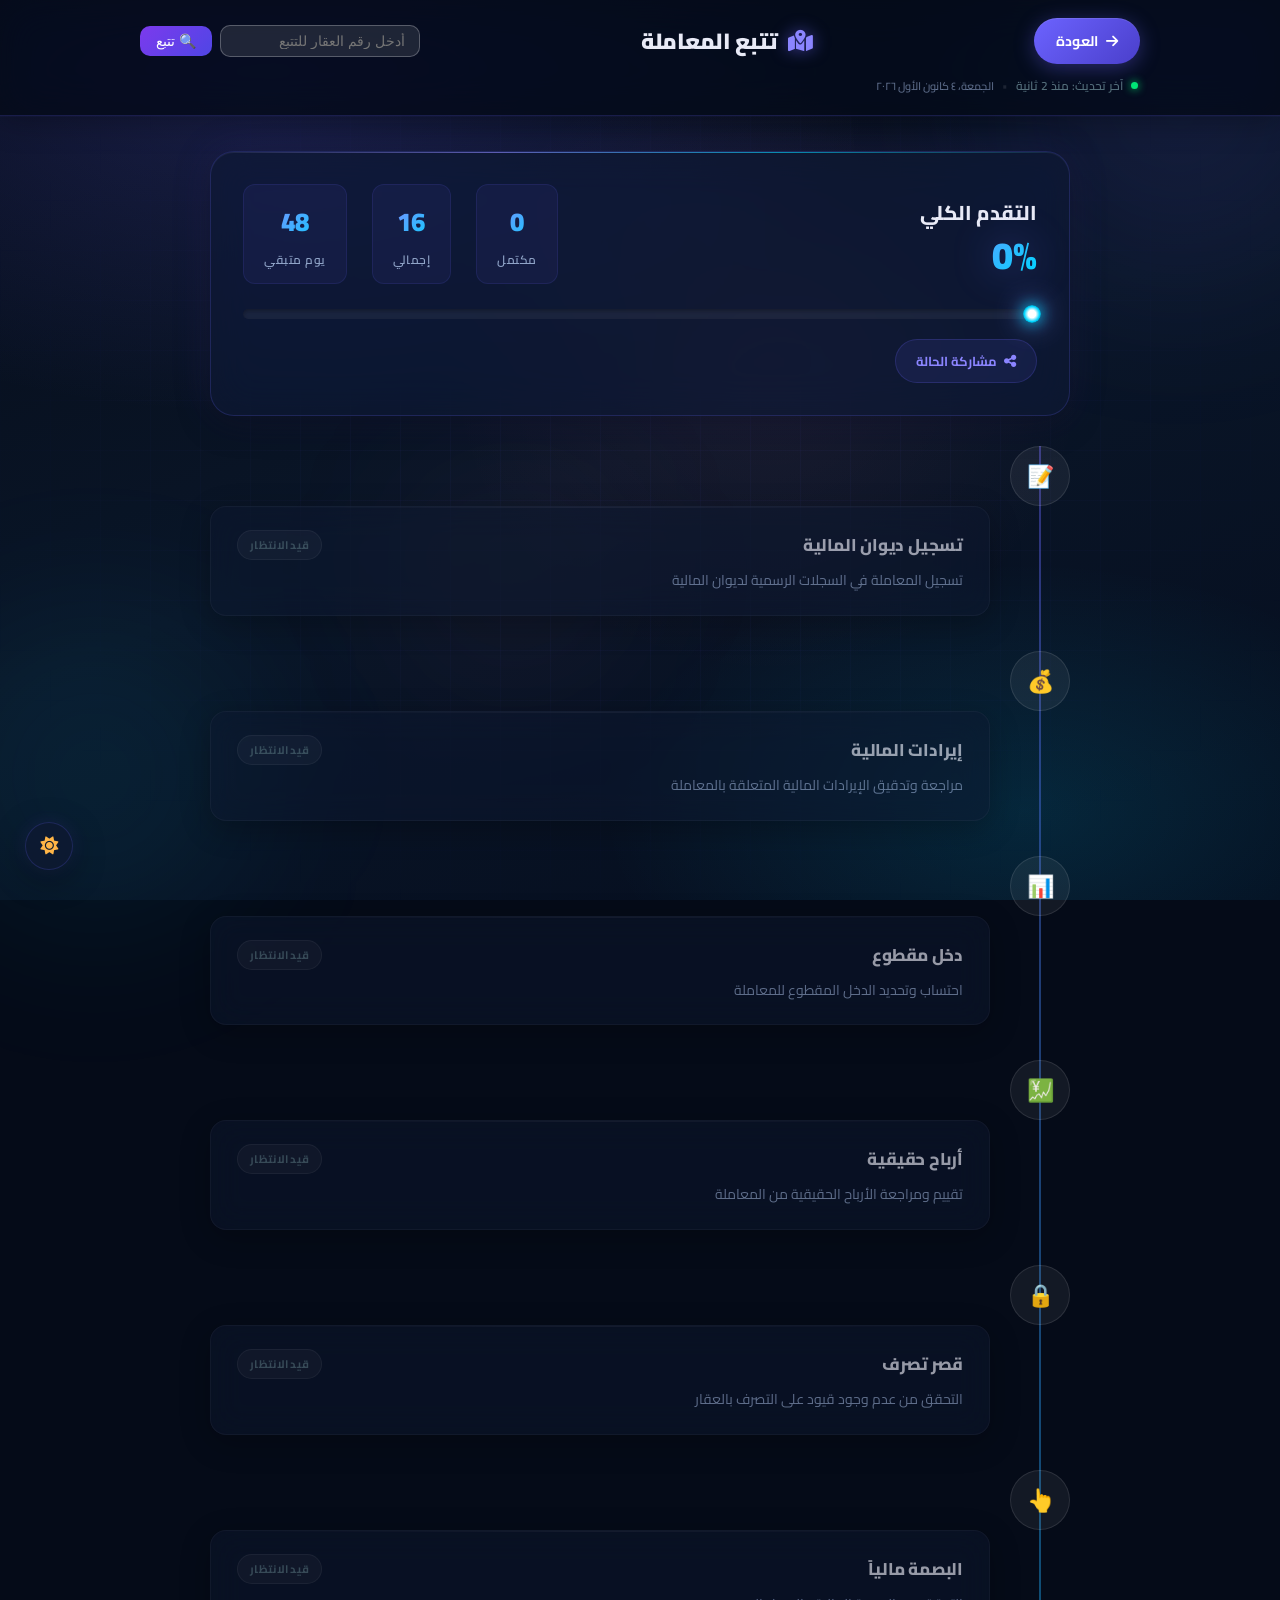
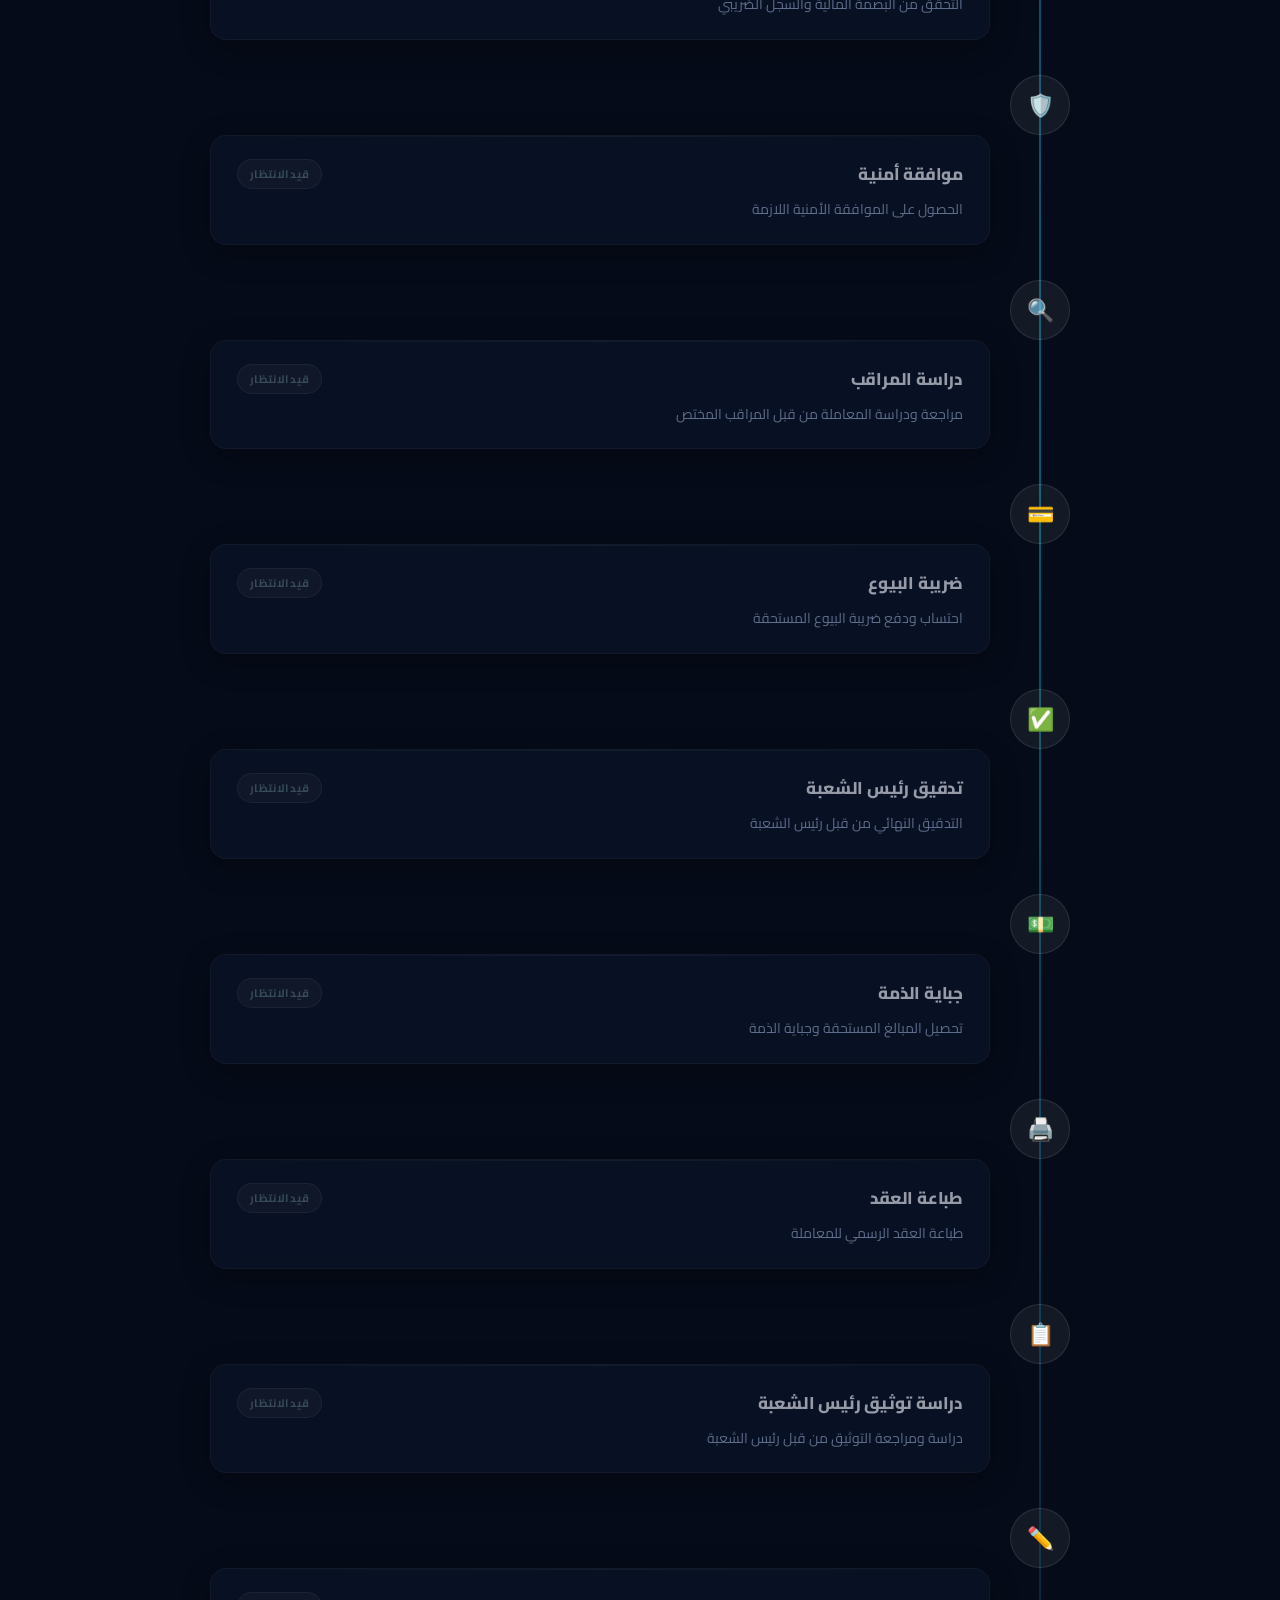
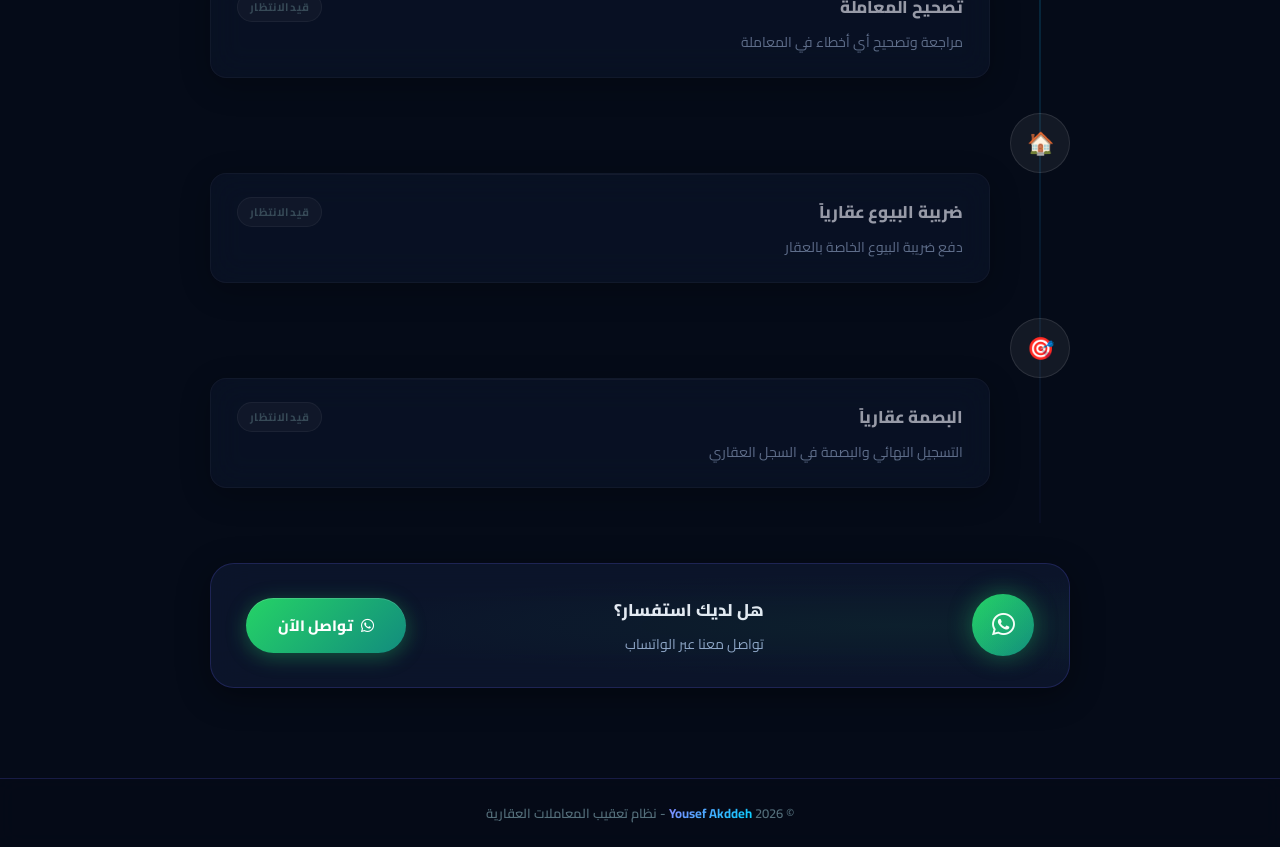
<file: tracking.html>
<!DOCTYPE html>
<html lang="ar" dir="rtl">
<head>
    <meta charset="UTF-8">
    <meta name="viewport" content="width=device-width, initial-scale=1.0">
    <title>تتبع المعاملة - نظام يوسف</title>
    <link rel="stylesheet" href="tracking.css">
    <link rel="stylesheet" href="https://cdnjs.cloudflare.com/ajax/libs/font-awesome/6.4.0/css/all.min.css">
</head>
<body>
<script>
// حماية الصفحة - الأدمن لا يجب أن يرى هذه الصفحة
if (localStorage.getItem('loggedIn') === 'true') {
    window.location.replace('/admin.html');
}
</script>

<!-- ===== SPLASH SCREEN ===== -->
<div id="splashScreen" class="splash-screen">
    <div class="splash-content">
        <div class="splash-logo">
            <div class="splash-icon-ring"></div>
            <div class="splash-icon-ring ring-2"></div>
            <i class="fas fa-map-marked-alt splash-icon"></i>
        </div>
        <h2 class="splash-title">نظام يوسف</h2>
        <p class="splash-subtitle">تعقيب المعاملات العقارية</p>
        <div class="splash-bar-wrap">
            <div class="splash-bar" id="splashBar"></div>
        </div>
        <span class="splash-loading">جاري التحميل...</span>
    </div>
    <div class="splash-particles" id="splashParticles"></div>
</div>

<!-- ===== BACKGROUND ELEMENTS ===== -->
<div class="bg-orb bg-orb-1"></div>
<div class="bg-orb bg-orb-2"></div>
<div class="bg-orb bg-orb-3"></div>
<div class="stars" id="stars"></div>

<!-- ===== CONFETTI CANVAS ===== -->
<canvas id="confettiCanvas" style="position:fixed;inset:0;pointer-events:none;z-index:9999;display:none;"></canvas>

<!-- ===== COMPLETION MODAL ===== -->
<div id="completionModal" class="completion-modal" style="display:none;">
    <div class="completion-content">
        <div class="completion-icon">
            <i class="fas fa-check-circle"></i>
            <div class="completion-ring"></div>
        </div>
        <h2 class="completion-title">🎉 تهانينا!</h2>
        <p class="completion-text">تم إنجاز معاملتك بنجاح كامل</p>
        <div class="completion-badge">
            <i class="fas fa-star"></i> مكتملة 100%
        </div>
        <button class="completion-close" onclick="closeCompletionModal()">
            <i class="fas fa-times"></i> إغلاق
        </button>
    </div>
</div>

<!-- ===== TOAST NOTIFICATION ===== -->
<div id="toast" class="toast">
    <i class="fas fa-check-circle toast-icon"></i>
    <span id="toastMsg">تم النسخ!</span>
</div>

<!-- ===== THEME TOGGLE ===== -->
<button class="theme-toggle" id="themeToggle" onclick="toggleTheme()" data-tooltip="تبديل الوضع">
    <i class="fas fa-sun" id="themeIcon"></i>
</button>

<!-- ===== Header ===== -->
<header class="tracking-header">
    <div class="header-content">
        <button class="back-btn" onclick="window.location.href='/'">
            <i class="fas fa-arrow-right"></i>
            <span>العودة</span>
        </button>
        <h1>
            <i class="fas fa-map-marked-alt"></i>
            تتبع المعاملة
        </h1>
        <div class="header-info">
            <div style="display:flex;gap:8px;align-items:center;">
                <input type="text" id="propertySearchInput"
                    placeholder="أدخل رقم العقار للتتبع"
                    oninput="this.value=this.value.replace(/[^0-9/]/g,'')"
                    style="background:rgba(255,255,255,0.1);border:1px solid rgba(255,255,255,0.25);border-radius:10px;padding:7px 14px;color:white;font-size:14px;width:200px;outline:none;text-align:right;">
                <button onclick="searchTracking()"
                    style="background:linear-gradient(135deg,#7c3aed,#4f46e5);border:none;color:white;padding:7px 16px;border-radius:10px;cursor:pointer;font-size:14px;">
                    🔍 تتبع
                </button>
            </div>
        </div>
    </div>
    <!-- آخر تحديث -->
    <div class="last-update-bar">
        <div class="live-dot"></div>
        <span id="lastUpdateText">آخر تحديث: منذ لحظات</span>
        <span class="update-divider">•</span>
        <span id="currentDateTime"></span>
    </div>
</header>

<!-- ===== Main Content ===== -->
<div class="tracking-container">

    <!-- Progress Bar -->
    <div class="progress-section">
        <div class="progress-header">
            <div class="progress-info">
                <h2>التقدم الكلي</h2>
                <p class="progress-percentage" id="progressPercentage">0%</p>
            </div>
            <div class="progress-stats">
                <div class="stat" data-tooltip="المراحل المنجزة">
                    <span class="stat-value" id="completedSteps">0</span>
                    <span class="stat-label">مكتمل</span>
                </div>
                <div class="stat" data-tooltip="إجمالي المراحل">
                    <span class="stat-value" id="totalSteps">16</span>
                    <span class="stat-label">إجمالي</span>
                </div>
                <div class="stat" data-tooltip="الوقت المتوقع للانتهاء">
                    <span class="stat-value" id="etaDays">—</span>
                    <span class="stat-label">يوم متبقي</span>
                </div>
            </div>
        </div>
        <div class="progress-bar-wrapper">
            <div class="progress-bar" id="progressBar"></div>
        </div>
        <!-- Share Button -->
        <button class="share-btn" onclick="shareStatus()" data-tooltip="مشاركة حالة المعاملة">
            <i class="fas fa-share-alt"></i>
            مشاركة الحالة
        </button>
    </div>

    <!-- Timeline -->
    <div class="timeline">
        <!-- المراحل ستُملأ من JavaScript -->
    </div>

    <!-- Admin Note (optional) -->
    <div class="admin-note" id="adminNote" style="display: none;">
        <div class="note-icon">
            <i class="fas fa-comment-dots"></i>
        </div>
        <div class="note-content">
            <h3>ملاحظة من الإدارة</h3>
            <p id="noteText"></p>
        </div>
    </div>

    <!-- Contact Section -->
    <div class="contact-section">
        <div class="contact-card">
            <div class="contact-icon">
                <i class="fab fa-whatsapp"></i>
            </div>
            <div class="contact-info">
                <h3>هل لديك استفسار؟</h3>
                <p>تواصل معنا عبر الواتساب</p>
            </div>
            <a href="https://wa.me/963967728034" target="_blank" class="contact-btn">
                <i class="fab fa-whatsapp"></i>
                تواصل الآن
            </a>
        </div>
    </div>
</div>

<!-- Footer -->
<footer class="tracking-footer">
    <p>© 2026 <span>Yousef Akddeh</span> - نظام تعقيب المعاملات العقارية</p>
</footer>

<script>
/* ============================================
   ✨ PREMIUM FEATURES SCRIPT
   1. Splash Screen
   2. Animated Counters
   3. Confetti + Completion Modal
   4. Copy Transaction ID
   5. Live Update Timer
   6. Tooltips
   7. Share Status
   8. Dark/Light Theme Toggle
   9. Stars Generator
============================================ */

// ── 1. GENERATE STARS ──────────────────────
(function generateStars() {
    const container = document.getElementById('stars');
    for (let i = 0; i < 80; i++) {
        const star = document.createElement('div');
        star.className = 'star';
        star.style.cssText = `
            left: ${Math.random() * 100}%;
            top: ${Math.random() * 100}%;
            --dur: ${2 + Math.random() * 4}s;
            animation-delay: ${Math.random() * 5}s;
            width: ${Math.random() > 0.8 ? 3 : 2}px;
            height: ${Math.random() > 0.8 ? 3 : 2}px;
        `;
        container.appendChild(star);
    }
})();

// ── 2. SPLASH SCREEN ──────────────────────
(function initSplash() {
    const splash = document.getElementById('splashScreen');
    const bar = document.getElementById('splashBar');
    const particles = document.getElementById('splashParticles');

    // Generate splash particles
    for (let i = 0; i < 20; i++) {
        const p = document.createElement('div');
        p.className = 'splash-particle';
        p.style.cssText = `
            left: ${Math.random() * 100}%;
            top: ${Math.random() * 100}%;
            animation-delay: ${Math.random() * 2}s;
            animation-duration: ${3 + Math.random() * 3}s;
            width: ${2 + Math.random() * 4}px;
            height: ${2 + Math.random() * 4}px;
            opacity: ${0.2 + Math.random() * 0.5};
        `;
        particles.appendChild(p);
    }

    // Animate bar
    let progress = 0;
    const interval = setInterval(() => {
        progress += Math.random() * 18 + 5;
        if (progress >= 100) { progress = 100; clearInterval(interval); }
        bar.style.width = progress + '%';
    }, 120);

    // Hide after 2.2s
    setTimeout(() => {
        splash.classList.add('splash-exit');
        setTimeout(() => {
            splash.style.display = 'none';
            document.body.style.overflow = '';
        }, 600);
    }, 2200);

    document.body.style.overflow = 'hidden';
})();

// ── 3. ANIMATED COUNTER ──────────────────
function animateCounter(el, target, duration = 1500, suffix = '') {
    const start = performance.now();
    const from = 0;
    const easeOut = t => 1 - Math.pow(1 - t, 3);
    function step(now) {
        const elapsed = now - start;
        const progress = Math.min(elapsed / duration, 1);
        const value = Math.round(from + (target - from) * easeOut(progress));
        el.textContent = value + suffix;
        if (progress < 1) requestAnimationFrame(step);
    }
    requestAnimationFrame(step);
}

// ── 4. LIVE DATE/TIME ─────────────────────
function updateDateTime() {
    const el = document.getElementById('currentDateTime');
    const now = new Date();
    const opts = { weekday:'long', year:'numeric', month:'long', day:'numeric' };
    el.textContent = now.toLocaleDateString('ar-SY', opts);
}
updateDateTime();
setInterval(updateDateTime, 60000);

// Live "last update" counter
let secondsSinceUpdate = 0;
setInterval(() => {
    secondsSinceUpdate++;
    const el = document.getElementById('lastUpdateText');
    if (secondsSinceUpdate < 60) {
        el.textContent = `آخر تحديث: منذ ${secondsSinceUpdate} ثانية`;
    } else if (secondsSinceUpdate < 3600) {
        const m = Math.floor(secondsSinceUpdate / 60);
        el.textContent = `آخر تحديث: منذ ${m} دقيقة`;
    } else {
        const h = Math.floor(secondsSinceUpdate / 3600);
        el.textContent = `آخر تحديث: منذ ${h} ساعة`;
    }
}, 1000);

// ── 5. COPY TRANSACTION ID ────────────────
function copyTransactionId() {
    const txnId = document.getElementById('txnId').textContent;
    navigator.clipboard.writeText(txnId).catch(() => {
        // fallback
        const ta = document.createElement('textarea');
        ta.value = txnId;
        document.body.appendChild(ta);
        ta.select();
        document.execCommand('copy');
        document.body.removeChild(ta);
    });

    const icon = document.getElementById('copyIcon');
    const btn = document.getElementById('copyIdBtn');
    icon.className = 'fas fa-check';
    btn.classList.add('copied');
    showToast('✅ تم نسخ رقم المعاملة!');

    setTimeout(() => {
        icon.className = 'fas fa-copy';
        btn.classList.remove('copied');
    }, 2000);
}

// ── 6. TOAST NOTIFICATION ─────────────────
function showToast(msg, duration = 3000) {
    const toast = document.getElementById('toast');
    const toastMsg = document.getElementById('toastMsg');
    toastMsg.textContent = msg;
    toast.classList.add('show');
    setTimeout(() => toast.classList.remove('show'), duration);
}

// ── 7. SHARE STATUS ───────────────────────
function shareStatus() {
    const name = document.getElementById('customerName').textContent;
    const service = document.getElementById('serviceType').textContent;
    const pct = document.getElementById('progressPercentage').textContent;
    const txn = document.getElementById('txnId').textContent;
    const text = `📋 تتبع معاملة\n👤 العميل: ${name}\n📌 الخدمة: ${service}\n📊 التقدم: ${pct}\n🔖 الرقم: ${txn}\n\n🔗 نظام يوسف للتعقيب العقاري`;

    if (navigator.share) {
        navigator.share({ title: 'حالة المعاملة', text }).catch(() => {});
    } else {
        navigator.clipboard.writeText(text).catch(() => {
            const ta = document.createElement('textarea');
            ta.value = text;
            document.body.appendChild(ta);
            ta.select();
            document.execCommand('copy');
            document.body.removeChild(ta);
        });
        showToast('📋 تم نسخ تفاصيل المعاملة!');
    }
}

// ── 8. CONFETTI ───────────────────────────
function launchConfetti() {
    const canvas = document.getElementById('confettiCanvas');
    canvas.style.display = 'block';
    canvas.width = window.innerWidth;
    canvas.height = window.innerHeight;
    const ctx = canvas.getContext('2d');
    const pieces = [];
    const colors = ['#6c63ff','#00d4ff','#ff6b9d','#ffb547','#00e676','#fff'];

    for (let i = 0; i < 200; i++) {
        pieces.push({
            x: Math.random() * canvas.width,
            y: Math.random() * canvas.height - canvas.height,
            r: Math.random() * 6 + 3,
            d: Math.random() * 200,
            color: colors[Math.floor(Math.random() * colors.length)],
            tilt: Math.random() * 10 - 10,
            tiltAngle: 0,
            tiltAngleIncrement: Math.random() * 0.07 + 0.05,
            shape: Math.random() > 0.5 ? 'circle' : 'rect',
        });
    }

    let angle = 0, tick = 0;
    function draw() {
        ctx.clearRect(0, 0, canvas.width, canvas.height);
        angle += 0.01;
        tick++;
        pieces.forEach((p, i) => {
            ctx.beginPath();
            ctx.fillStyle = p.color;
            ctx.globalAlpha = 0.85;
            p.tiltAngle += p.tiltAngleIncrement;
            p.y += (Math.cos(angle + p.d) + 2 + p.r / 2) * 1.5;
            p.x += Math.sin(angle) * 1.5;
            p.tilt = Math.sin(p.tiltAngle) * 12;
            if (p.shape === 'circle') {
                ctx.arc(p.x + p.tilt, p.y, p.r, 0, Math.PI * 2);
            } else {
                ctx.rect(p.x + p.tilt, p.y, p.r, p.r * 2);
            }
            ctx.fill();
            if (p.y > canvas.height) {
                pieces[i].y = -20;
                pieces[i].x = Math.random() * canvas.width;
            }
        });
        if (tick < 300) requestAnimationFrame(draw);
        else {
            ctx.clearRect(0, 0, canvas.width, canvas.height);
            canvas.style.display = 'none';
        }
    }
    draw();
}

function showCompletionModal() {
    const modal = document.getElementById('completionModal');
    modal.style.display = 'flex';
    modal.classList.add('active');
    setTimeout(launchConfetti, 300);
}
function closeCompletionModal() {
    const modal = document.getElementById('completionModal');
    modal.style.display = 'none';
    modal.classList.remove('active');
}

// ── 9. THEME TOGGLE ───────────────────────
let isLight = false;
function toggleTheme() {
    isLight = !isLight;
    document.body.classList.toggle('light-theme', isLight);
    document.getElementById('themeIcon').className = isLight ? 'fas fa-moon' : 'fas fa-sun';
    localStorage.setItem('theme', isLight ? 'light' : 'dark');
    showToast(isLight ? '☀️ الوضع الفاتح' : '🌙 الوضع الداكن', 1800);
}
// Load saved theme
if (localStorage.getItem('theme') === 'light') {
    isLight = true;
    document.body.classList.add('light-theme');
    document.getElementById('themeIcon').className = 'fas fa-moon';
}

// ── 10. PROGRESS UPDATE HOOK ─────────────
window.updateProgressUI = function(completed, total) {
    const pct = total > 0 ? Math.round((completed / total) * 100) : 0;

    // Animated counter للنسبة
    const pctEl = document.getElementById('progressPercentage');
    const dur = 1600;
    const startTime = performance.now();
    function animPct(now) {
        const t = Math.min((now - startTime) / dur, 1);
        const ease = 1 - Math.pow(1 - t, 3);
        pctEl.textContent = Math.round(ease * pct) + '%';
        if (t < 1) requestAnimationFrame(animPct);
    }
    requestAnimationFrame(animPct);

    // Animated counters للأرقام
    animateCounter(document.getElementById('completedSteps'), completed, 1400);

    // ETA
    const remaining = total - completed;
    const eta = document.getElementById('etaDays');
    if (eta) {
        if (remaining > 0) animateCounter(eta, remaining * 3, 1200);
        else eta.textContent = '✓';
    }

    // Progress bar
    setTimeout(() => {
        const bar = document.getElementById('progressBar');
        if (bar) bar.style.width = pct + '%';
    }, 200);

    // 🎊 الاحتفال عند الاكتمال — فقط مرة واحدة في الجلسة
    if (pct === 100 && !sessionStorage.getItem('celebrationShown')) {
        sessionStorage.setItem('celebrationShown', '1');
        // ننتظر حتى بعد انتهاء الـ splash screen (2.5s) + تأخير إضافي
        setTimeout(showCompletionModal, 3200);
    }
};
</script>

<!-- tracking.js يُحمَّل أخيراً بعد تعريف كل الدوال أعلاه -->
<script src="tracking.js"></script>


    </div>
</div>

<script>
const TRACK_BACKEND = 'https://yousefakkdeh.pythonanywhere.com';

const STEP_DETAILS = [
    { title:'تسجيل ديوان المالية',    description:'تسجيل المعاملة في السجلات الرسمية لديوان المالية', icon:'📝' },
    { title:'إيرادات المالية',         description:'مراجعة وتدقيق الإيرادات المالية المتعلقة بالمعاملة', icon:'💰' },
    { title:'دخل مقطوع',              description:'احتساب وتحديد الدخل المقطوع للمعاملة', icon:'📊' },
    { title:'أرباح حقيقية',           description:'تقييم ومراجعة الأرباح الحقيقية من المعاملة', icon:'💹' },
    { title:'قصر تصرف',               description:'التحقق من عدم وجود قيود على التصرف بالعقار', icon:'🔒' },
    { title:'البصمة مالياً',           description:'التحقق من البصمة المالية والسجل الضريبي', icon:'👆' },
    { title:'موافقة أمنية',           description:'الحصول على الموافقة الأمنية اللازمة', icon:'🛡️' },
    { title:'دراسة المراقب',           description:'مراجعة ودراسة المعاملة من قبل المراقب المختص', icon:'🔍' },
    { title:'ضريبة البيوع',            description:'احتساب ودفع ضريبة البيوع المستحقة', icon:'💳' },
    { title:'تدقيق رئيس الشعبة',      description:'التدقيق النهائي من قبل رئيس الشعبة', icon:'✅' },
    { title:'جباية الذمة',            description:'التحقق من سداد جميع الالتزامات المالية', icon:'📋' },
    { title:'طباعة العقد',            description:'إعداد وطباعة وثيقة العقد الرسمية', icon:'🖨️' },
    { title:'دراسة توثيق رئيس الشعبة',description:'مراجعة وثيقة العقد من قبل رئيس الشعبة', icon:'📌' },
    { title:'تصحيح المعاملة',         description:'مراجعة وتصحيح أي أخطاء في المعاملة', icon:'✏️' },
    { title:'ضريبة البيوع عقارياً',   description:'تسوية ضريبة البيوع العقارية النهائية', icon:'🏛️' },
    { title:'البصمة عقارياً',         description:'التوثيق النهائي والبصمة في السجل العقاري', icon:'🏠' },
];

// عند فتح الصفحة
window.addEventListener('load', () => {
    if (localStorage.getItem('loggedIn') === 'true') {
        window.location.href = '/admin.html';
        return;
    }
    const params = new URLSearchParams(window.location.search);
    const prop   = params.get('prop');
    if (prop) {
        sessionStorage.setItem('trackingPropNo', prop);
        loadFromBackend(prop);
    } else {
        const saved = sessionStorage.getItem('trackingPropNo');
        if (saved) loadFromBackend(saved);
    }
});




function searchTracking() {
    const val = document.getElementById('propertySearchInput').value.trim();
    if (!val) {
        alert('يرجى إدخال رقم العقار');
        return;
    }
    const regex = /^[0-9]+(\/[0-9]+)?$/;
    if (!regex.test(val)) {
        alert('أرقام فقط مثل 345 أو 345/2');
        return;
    }
    loadFromBackend(val);
}

async function loadFromBackend(propNo) {
    try {
        const res  = await fetch(`${TRACK_BACKEND}/tracking/${encodeURIComponent(propNo)}`);
        const data = await res.json();

        // 1. التحقق من وجود المعاملة (الباك إند عادة يرسل message في حال عدم وجودها)
        if (!data || data.message || !data.steps) {
            alert('❌ لم يتم العثور على معاملة برقم العقار: ' + propNo);
            return;
        }

        sessionStorage.setItem('trackingPropNo', propNo);

        // 2. تصفير كل المراحل (مهم جداً حتى لا تتداخل معاملات الزبائن مع بعضها عند البحث المتكرر)
        trackingSteps.forEach(s => {
            s.status = 'pending';
            s.date = null;
        });

        // 3. حقن البيانات القادمة من قاعدة البيانات SQLite
        const backendSteps = data.steps;
        backendSteps.forEach(bs => {
            const found = trackingSteps.find(s => s.id === bs.id);
            if (found) {
                found.status = bs.status;
                found.date   = bs.date;
            }
        });

        // 4. تحديث الواجهة
        renderTimeline();
        updateProgress();

        // تحديث العنوان ليظهر رقم العقار
        const lastUpdate = document.getElementById('lastUpdateText');
        if (lastUpdate) lastUpdate.textContent = `رقم العقار: ${propNo}`;

    } catch(e) {
        console.error("Error connecting to backend:", e);
        alert('⚠️ خطأ في الاتصال بالسيرفر. يرجى المحاولة لاحقاً.');
    }
}
</script>

</body>
</html>
</file>
<file: tracking.css>
/* ================================================
   🎨 تصميم صفحة تتبع المعاملة - احترافي فاخر
   ✨ Premium Dark Glass Morphism Edition
================================================ */

@import url('https://fonts.googleapis.com/css2?family=Cairo:wght@300;400;600;700;900&family=Tajawal:wght@300;400;500;700;900&display=swap');

/* ===== CSS Variables ===== */
:root {
    --primary: #6c63ff;
    --primary-light: #8b85ff;
    --primary-dark: #4a3fcb;
    --accent: #00d4ff;
    --accent-2: #ff6b9d;
    --accent-3: #ffb547;
    --success: #00e676;
    --warning: #ff9100;
    --pending: #546e7a;

    --bg-dark: #050b18;
    --bg-mid: #0a1628;
    --bg-card: rgba(15, 25, 50, 0.7);
    --bg-card-hover: rgba(20, 35, 70, 0.85);

    --glass-border: rgba(108, 99, 255, 0.2);
    --glass-border-hover: rgba(108, 99, 255, 0.5);

    --text-primary: #e8eaf6;
    --text-secondary: #90a4c8;
    --text-muted: #546e7a;

    --shadow-glow: 0 0 40px rgba(108, 99, 255, 0.15);
    --shadow-card: 0 8px 32px rgba(0, 0, 0, 0.4);
    --shadow-glow-success: 0 0 30px rgba(0, 230, 118, 0.2);
    --shadow-glow-warning: 0 0 30px rgba(255, 145, 0, 0.2);

    --radius-xl: 24px;
    --radius-lg: 16px;
    --radius-md: 12px;
    --radius-full: 100px;

    --transition: all 0.35s cubic-bezier(0.4, 0, 0.2, 1);
    --transition-slow: all 0.6s cubic-bezier(0.4, 0, 0.2, 1);
}

/* ===== Reset & Base ===== */
*, *::before, *::after {
    margin: 0;
    padding: 0;
    box-sizing: border-box;
}

body {
    font-family: 'Cairo', 'Tajawal', sans-serif;
    background-color: var(--bg-dark);
    min-height: 100vh;
    direction: rtl;
    overflow-x: hidden;
    color: var(--text-primary);
    position: relative;
}

/* ===== ANIMATED BACKGROUND ===== */
body::before {
    content: '';
    position: fixed;
    inset: 0;
    background:
        radial-gradient(ellipse 80% 60% at 20% 10%, rgba(108, 99, 255, 0.18) 0%, transparent 60%),
        radial-gradient(ellipse 60% 50% at 80% 90%, rgba(0, 212, 255, 0.12) 0%, transparent 55%),
        radial-gradient(ellipse 50% 70% at 60% 40%, rgba(255, 107, 157, 0.07) 0%, transparent 50%),
        linear-gradient(160deg, #050b18 0%, #0a1628 50%, #050d1e 100%);
    z-index: -2;
    pointer-events: none;
}

/* Animated Grid Background */
body::after {
    content: '';
    position: fixed;
    inset: 0;
    background-image:
        linear-gradient(rgba(108, 99, 255, 0.04) 1px, transparent 1px),
        linear-gradient(90deg, rgba(108, 99, 255, 0.04) 1px, transparent 1px);
    background-size: 50px 50px;
    z-index: -1;
    pointer-events: none;
    animation: gridScroll 20s linear infinite;
    mask-image: radial-gradient(ellipse at center, black 30%, transparent 80%);
}

@keyframes gridScroll {
    0% { transform: translateY(0); }
    100% { transform: translateY(50px); }
}

/* Floating Orbs */
.bg-orb {
    position: fixed;
    border-radius: 50%;
    filter: blur(80px);
    pointer-events: none;
    z-index: -1;
    animation: orbFloat 12s ease-in-out infinite;
}
.bg-orb-1 {
    width: 400px; height: 400px;
    background: radial-gradient(circle, rgba(108, 99, 255, 0.15), transparent);
    top: -100px; right: -100px;
    animation-delay: 0s;
}
.bg-orb-2 {
    width: 350px; height: 350px;
    background: radial-gradient(circle, rgba(0, 212, 255, 0.1), transparent);
    bottom: -50px; left: -80px;
    animation-delay: -4s;
}
.bg-orb-3 {
    width: 250px; height: 250px;
    background: radial-gradient(circle, rgba(255, 107, 157, 0.08), transparent);
    top: 50%; right: 50%;
    animation-delay: -8s;
}
@keyframes orbFloat {
    0%, 100% { transform: translate(0, 0) scale(1); }
    33% { transform: translate(30px, -20px) scale(1.05); }
    66% { transform: translate(-20px, 15px) scale(0.95); }
}

/* Particle Stars */
.stars {
    position: fixed;
    inset: 0;
    z-index: -1;
    pointer-events: none;
    overflow: hidden;
}
.star {
    position: absolute;
    width: 2px; height: 2px;
    background: white;
    border-radius: 50%;
    animation: twinkle var(--dur, 3s) ease-in-out infinite;
    opacity: 0;
}
@keyframes twinkle {
    0%, 100% { opacity: 0; transform: scale(0.5); }
    50% { opacity: 0.7; transform: scale(1.2); }
}

/* ===== Header ===== */
.tracking-header {
    background: rgba(5, 11, 24, 0.85);
    backdrop-filter: blur(20px) saturate(180%);
    -webkit-backdrop-filter: blur(20px) saturate(180%);
    padding: 18px 30px;
    border-bottom: 1px solid var(--glass-border);
    position: sticky;
    top: 0;
    z-index: 100;
    animation: slideDown 0.6s cubic-bezier(0.4, 0, 0.2, 1);
    box-shadow: 0 4px 30px rgba(0, 0, 0, 0.3), 0 0 0 0.5px rgba(108, 99, 255, 0.1);
}

@keyframes slideDown {
    from { transform: translateY(-100%); opacity: 0; }
    to { transform: translateY(0); opacity: 1; }
}

.header-content {
    max-width: 1000px;
    margin: 0 auto;
    display: flex;
    align-items: center;
    justify-content: space-between;
    flex-wrap: wrap;
    gap: 15px;
}

.back-btn {
    background: linear-gradient(135deg, var(--primary), var(--primary-dark));
    color: white;
    border: none;
    padding: 10px 22px;
    border-radius: var(--radius-full);
    cursor: pointer;
    display: flex;
    align-items: center;
    gap: 8px;
    font-size: 14px;
    font-weight: 700;
    font-family: 'Cairo', sans-serif;
    transition: var(--transition);
    box-shadow: 0 4px 20px rgba(108, 99, 255, 0.35), inset 0 1px 0 rgba(255,255,255,0.1);
    position: relative;
    overflow: hidden;
}

.back-btn::before {
    content: '';
    position: absolute;
    top: 0; left: -100%;
    width: 100%; height: 100%;
    background: linear-gradient(90deg, transparent, rgba(255,255,255,0.15), transparent);
    transition: left 0.5s;
}

.back-btn:hover::before { left: 100%; }
.back-btn:hover {
    transform: translateY(-2px);
    box-shadow: 0 8px 30px rgba(108, 99, 255, 0.5), inset 0 1px 0 rgba(255,255,255,0.15);
}
.back-btn:active { transform: translateY(0) scale(0.97); }

.tracking-header h1 {
    font-size: 22px;
    font-weight: 900;
    color: var(--text-primary);
    display: flex;
    align-items: center;
    gap: 10px;
    letter-spacing: -0.3px;
}

.tracking-header h1 i {
    color: var(--primary-light);
    filter: drop-shadow(0 0 8px rgba(108, 99, 255, 0.6));
}

.header-info {
    display: flex;
    align-items: center;
    gap: 10px;
    font-size: 14px;
    color: var(--text-secondary);
}

.customer-name {
    font-weight: 700;
    color: var(--text-primary);
}

.service-type {
    background: linear-gradient(135deg, var(--primary), var(--accent));
    color: white;
    padding: 5px 14px;
    border-radius: var(--radius-full);
    font-size: 12px;
    font-weight: 700;
    letter-spacing: 0.3px;
    box-shadow: 0 2px 12px rgba(108, 99, 255, 0.4);
    position: relative;
    overflow: hidden;
}

.service-type::after {
    content: '';
    position: absolute;
    top: -50%; left: -50%;
    width: 200%; height: 200%;
    background: conic-gradient(transparent, rgba(255,255,255,0.1), transparent);
    animation: rotateBadge 3s linear infinite;
}

@keyframes rotateBadge {
    from { transform: rotate(0deg); }
    to { transform: rotate(360deg); }
}

/* ===== Main Container ===== */
.tracking-container {
    max-width: 900px;
    margin: 35px auto;
    padding: 0 20px 50px;
}

/* ===== Progress Section ===== */
.progress-section {
    background: var(--bg-card);
    backdrop-filter: blur(20px) saturate(150%);
    -webkit-backdrop-filter: blur(20px) saturate(150%);
    border-radius: var(--radius-xl);
    padding: 32px;
    margin-bottom: 30px;
    border: 1px solid var(--glass-border);
    box-shadow: var(--shadow-card), var(--shadow-glow), inset 0 1px 0 rgba(255,255,255,0.05);
    animation: fadeInUp 0.7s cubic-bezier(0.4, 0, 0.2, 1);
    position: relative;
    overflow: hidden;
    transition: var(--transition);
}

.progress-section::before {
    content: '';
    position: absolute;
    top: 0; left: 0; right: 0;
    height: 1px;
    background: linear-gradient(90deg, transparent, var(--primary-light), var(--accent), transparent);
    opacity: 0.6;
}

.progress-section:hover {
    border-color: var(--glass-border-hover);
    box-shadow: var(--shadow-card), 0 0 60px rgba(108, 99, 255, 0.2), inset 0 1px 0 rgba(255,255,255,0.07);
}

@keyframes fadeInUp {
    from { opacity: 0; transform: translateY(40px); }
    to { opacity: 1; transform: translateY(0); }
}

.progress-header {
    display: flex;
    justify-content: space-between;
    align-items: center;
    margin-bottom: 25px;
    flex-wrap: wrap;
    gap: 15px;
}

.progress-info h2 {
    font-size: 20px;
    font-weight: 800;
    color: var(--text-primary);
    margin-bottom: 5px;
}

.progress-percentage {
    font-size: 38px;
    font-weight: 900;
    background: linear-gradient(135deg, var(--primary-light), var(--accent));
    -webkit-background-clip: text;
    -webkit-text-fill-color: transparent;
    background-clip: text;
    filter: drop-shadow(0 0 20px rgba(108, 99, 255, 0.4));
    animation: countUp 1.5s ease forwards;
    line-height: 1;
}

@keyframes countUp {
    from { opacity: 0; transform: scale(0.7); }
    to { opacity: 1; transform: scale(1); }
}

.progress-stats {
    display: flex;
    gap: 25px;
}

.stat {
    text-align: center;
    padding: 12px 20px;
    background: rgba(108, 99, 255, 0.07);
    border-radius: var(--radius-md);
    border: 1px solid rgba(108, 99, 255, 0.12);
    transition: var(--transition);
}

.stat:hover {
    background: rgba(108, 99, 255, 0.14);
    transform: translateY(-2px);
    border-color: rgba(108, 99, 255, 0.3);
}

.stat-value {
    display: block;
    font-size: 26px;
    font-weight: 900;
    background: linear-gradient(135deg, var(--primary-light), var(--accent));
    -webkit-background-clip: text;
    -webkit-text-fill-color: transparent;
    background-clip: text;
}

.stat-label {
    font-size: 12px;
    color: var(--text-secondary);
    display: block;
    margin-top: 2px;
    font-weight: 600;
    text-transform: uppercase;
    letter-spacing: 0.5px;
}

/* Progress Bar */
.progress-bar-wrapper {
    height: 10px;
    background: rgba(255,255,255,0.06);
    border-radius: var(--radius-full);
    overflow: visible;
    position: relative;
    margin-top: 5px;
    box-shadow: inset 0 2px 4px rgba(0,0,0,0.3);
}

.progress-bar {
    height: 100%;
    background: linear-gradient(90deg, var(--primary-dark) 0%, var(--primary-light) 50%, var(--accent) 100%);
    border-radius: var(--radius-full);
    width: 0%;
    transition: width 2s cubic-bezier(0.4, 0, 0.2, 1);
    position: relative;
    box-shadow: 0 0 20px rgba(108, 99, 255, 0.6), 0 0 40px rgba(0, 212, 255, 0.2);
}

.progress-bar::after {
    content: '';
    position: absolute;
    top: 0; left: 0; right: 0; bottom: 0;
    background: linear-gradient(90deg, transparent, rgba(255,255,255,0.4), transparent);
    animation: shimmer 2.5s infinite;
    border-radius: inherit;
}

/* Glowing dot at progress end */
.progress-bar::before {
    content: '';
    position: absolute;
    right: -4px; top: 50%;
    transform: translateY(-50%);
    width: 18px; height: 18px;
    background: radial-gradient(circle, white 30%, var(--accent) 60%, transparent);
    border-radius: 50%;
    animation: dotPulse 1.5s ease-in-out infinite;
    box-shadow: 0 0 15px var(--accent), 0 0 30px var(--primary-light);
}

@keyframes dotPulse {
    0%, 100% { transform: translateY(-50%) scale(1); opacity: 1; }
    50% { transform: translateY(-50%) scale(1.4); opacity: 0.7; }
}

@keyframes shimmer {
    0% { transform: translateX(-150%); }
    100% { transform: translateX(150%); }
}

/* ===== Timeline ===== */
.timeline { position: relative; }

.timeline::before {
    content: '';
    position: absolute;
    right: 29px;
    top: 0; bottom: 0;
    width: 2px;
    background: linear-gradient(180deg,
        var(--primary) 0%,
        var(--accent) 50%,
        rgba(108, 99, 255, 0.1) 100%);
    opacity: 0.4;
    filter: blur(0.5px);
}

.timeline-step {
    position: relative;
    padding: 0 0 35px 0;
    animation: fadeInUp 0.7s cubic-bezier(0.4, 0, 0.2, 1) backwards;
}

.timeline-step:nth-child(1) { animation-delay: 0.1s; }
.timeline-step:nth-child(2) { animation-delay: 0.2s; }
.timeline-step:nth-child(3) { animation-delay: 0.3s; }
.timeline-step:nth-child(4) { animation-delay: 0.4s; }
.timeline-step:nth-child(5) { animation-delay: 0.5s; }

.timeline-icon {
    position: absolute;
    right: 0; top: 0;
    width: 60px; height: 60px;
    border-radius: 50%;
    display: flex;
    align-items: center;
    justify-content: center;
    font-size: 22px;
    z-index: 2;
    transition: var(--transition);
}

.timeline-step.completed .timeline-icon {
    background: linear-gradient(135deg, #00e676, #00bfa5);
    color: white;
    box-shadow: 0 0 20px rgba(0, 230, 118, 0.5), 0 0 40px rgba(0, 230, 118, 0.2), inset 0 1px 0 rgba(255,255,255,0.2);
    animation: successPulse 2.5s ease-in-out infinite;
}

.timeline-step.in-progress .timeline-icon {
    background: linear-gradient(135deg, var(--warning), #e65100);
    color: white;
    box-shadow: 0 0 20px rgba(255, 145, 0, 0.5), 0 0 40px rgba(255, 145, 0, 0.2), inset 0 1px 0 rgba(255,255,255,0.2);
    animation: inProgressAnim 2s ease-in-out infinite;
}

.timeline-step.pending .timeline-icon {
    background: rgba(255,255,255,0.06);
    color: var(--text-muted);
    border: 1px solid rgba(255,255,255,0.1);
}

@keyframes successPulse {
    0%, 100% { 
        transform: scale(1);
        box-shadow: 0 0 20px rgba(0,230,118,0.4), 0 0 40px rgba(0,230,118,0.15);
    }
    50% { 
        transform: scale(1.07);
        box-shadow: 0 0 30px rgba(0,230,118,0.7), 0 0 60px rgba(0,230,118,0.3);
    }
}

@keyframes inProgressAnim {
    0%, 100% { transform: translateY(0) rotate(0deg); }
    25% { transform: translateY(-4px) rotate(-3deg); }
    75% { transform: translateY(-4px) rotate(3deg); }
}

/* Rotating Ring for active step */
.timeline-step.in-progress .timeline-icon::before {
    content: '';
    position: absolute;
    inset: -4px;
    border-radius: 50%;
    border: 2px solid transparent;
    border-top-color: var(--warning);
    border-right-color: rgba(255,145,0,0.3);
    animation: spin 1.5s linear infinite;
}

@keyframes spin {
    from { transform: rotate(0deg); }
    to { transform: rotate(360deg); }
}

.timeline-content {
    margin-right: 80px;
    background: var(--bg-card);
    backdrop-filter: blur(15px);
    -webkit-backdrop-filter: blur(15px);
    border-radius: var(--radius-lg);
    padding: 22px 26px;
    border: 1px solid var(--glass-border);
    box-shadow: var(--shadow-card);
    transition: var(--transition);
    position: relative;
    overflow: hidden;
}

.timeline-content::before {
    content: '';
    position: absolute;
    top: 0; left: 0; right: 0;
    height: 1px;
    background: linear-gradient(90deg, transparent, rgba(255,255,255,0.08), transparent);
}

.timeline-step:hover .timeline-content {
    transform: translateX(-6px);
    box-shadow: 0 12px 40px rgba(0,0,0,0.4), 0 0 30px rgba(108, 99, 255, 0.1);
    border-color: var(--glass-border-hover);
    background: var(--bg-card-hover);
}

.timeline-step.completed .timeline-content {
    border-right: 3px solid #00e676;
    border-color: rgba(0, 230, 118, 0.25);
    border-right-color: #00e676;
}

.timeline-step.in-progress .timeline-content {
    border-right: 3px solid var(--warning);
    border-color: rgba(255, 145, 0, 0.25);
    border-right-color: var(--warning);
    background: linear-gradient(135deg, rgba(255,145,0,0.05), var(--bg-card));
}

.timeline-step.pending .timeline-content {
    border-color: rgba(255,255,255,0.06);
    opacity: 0.65;
}

/* ===== Step Elements ===== */
.step-header {
    display: flex;
    justify-content: space-between;
    align-items: center;
    margin-bottom: 8px;
}

.step-title {
    font-size: 17px;
    font-weight: 800;
    color: var(--text-primary);
    letter-spacing: -0.2px;
}

.step-badge {
    padding: 4px 12px;
    border-radius: var(--radius-full);
    font-size: 11px;
    font-weight: 700;
    letter-spacing: 0.3px;
    text-transform: uppercase;
}

.step-badge.completed {
    background: rgba(0, 230, 118, 0.12);
    color: #00e676;
    border: 1px solid rgba(0, 230, 118, 0.25);
}

.step-badge.in-progress {
    background: rgba(255, 145, 0, 0.12);
    color: var(--warning);
    border: 1px solid rgba(255, 145, 0, 0.25);
    animation: badgePulse 2s ease-in-out infinite;
}

@keyframes badgePulse {
    0%, 100% { box-shadow: 0 0 0 0 rgba(255,145,0,0); }
    50% { box-shadow: 0 0 0 4px rgba(255,145,0,0.1); }
}

.step-badge.pending {
    background: rgba(255,255,255,0.05);
    color: var(--text-muted);
    border: 1px solid rgba(255,255,255,0.08);
}

.step-description {
    color: var(--text-secondary);
    font-size: 14px;
    line-height: 1.7;
}

.step-date {
    margin-top: 12px;
    font-size: 12px;
    color: var(--text-muted);
    display: flex;
    align-items: center;
    gap: 5px;
    font-weight: 600;
}

.step-date i { color: var(--primary-light); opacity: 0.7; }

/* ===== Admin Note ===== */
.admin-note {
    background: linear-gradient(135deg, rgba(108, 99, 255, 0.1), rgba(0, 212, 255, 0.06));
    border: 1px solid rgba(108, 99, 255, 0.25);
    border-radius: var(--radius-lg);
    padding: 26px;
    margin: 30px 0;
    display: flex;
    gap: 20px;
    animation: fadeInUp 0.7s ease;
    position: relative;
    overflow: hidden;
    backdrop-filter: blur(10px);
    transition: var(--transition);
}

.admin-note:hover {
    border-color: rgba(108, 99, 255, 0.45);
    box-shadow: 0 0 40px rgba(108, 99, 255, 0.12);
}

.admin-note::before {
    content: '';
    position: absolute;
    top: 0; left: 0; right: 0;
    height: 1px;
    background: linear-gradient(90deg, transparent, var(--primary-light), transparent);
    opacity: 0.5;
}

.note-icon {
    width: 52px; height: 52px;
    background: linear-gradient(135deg, var(--primary), var(--accent));
    border-radius: 50%;
    display: flex;
    align-items: center;
    justify-content: center;
    color: white;
    font-size: 22px;
    flex-shrink: 0;
    box-shadow: 0 0 20px rgba(108, 99, 255, 0.4);
    animation: noteIconSpin 8s ease-in-out infinite;
}

@keyframes noteIconSpin {
    0%, 100% { box-shadow: 0 0 20px rgba(108,99,255,0.4); }
    50% { box-shadow: 0 0 35px rgba(0,212,255,0.5); }
}

.note-content h3 {
    color: var(--text-primary);
    font-weight: 800;
    margin-bottom: 8px;
    font-size: 16px;
}

.note-content p {
    color: var(--text-secondary);
    line-height: 1.7;
    font-size: 14px;
}

/* ===== Contact Section ===== */
.contact-section { margin-top: 40px; }

.contact-card {
    background: var(--bg-card);
    backdrop-filter: blur(20px);
    -webkit-backdrop-filter: blur(20px);
    border-radius: var(--radius-xl);
    padding: 30px 35px;
    display: flex;
    align-items: center;
    justify-content: space-between;
    gap: 20px;
    border: 1px solid var(--glass-border);
    box-shadow: var(--shadow-card);
    flex-wrap: wrap;
    animation: fadeInUp 0.7s ease backwards;
    animation-delay: 0.5s;
    position: relative;
    overflow: hidden;
    transition: var(--transition);
}

.contact-card::before {
    content: '';
    position: absolute;
    inset: 0;
    background: radial-gradient(ellipse at 80% 50%, rgba(37, 211, 102, 0.06), transparent 60%);
    pointer-events: none;
}

.contact-card:hover {
    border-color: rgba(37, 211, 102, 0.3);
    box-shadow: var(--shadow-card), 0 0 50px rgba(37, 211, 102, 0.08);
}

.contact-icon {
    width: 62px; height: 62px;
    background: linear-gradient(135deg, #25d366, #128c7e);
    border-radius: 50%;
    display: flex;
    align-items: center;
    justify-content: center;
    color: white;
    font-size: 26px;
    flex-shrink: 0;
    box-shadow: 0 0 25px rgba(37, 211, 102, 0.4);
    animation: whatsappPulse 3s ease-in-out infinite;
}

@keyframes whatsappPulse {
    0%, 100% { box-shadow: 0 0 25px rgba(37,211,102,0.3); transform: scale(1); }
    50% { box-shadow: 0 0 40px rgba(37,211,102,0.5); transform: scale(1.04); }
}

.contact-info h3 {
    color: var(--text-primary);
    font-weight: 800;
    margin-bottom: 5px;
    font-size: 17px;
}

.contact-info p {
    color: var(--text-secondary);
    font-size: 14px;
}

.contact-btn {
    background: linear-gradient(135deg, #25d366, #128c7e);
    color: white;
    padding: 13px 32px;
    border-radius: var(--radius-full);
    text-decoration: none;
    font-weight: 800;
    font-family: 'Cairo', sans-serif;
    font-size: 15px;
    display: inline-flex;
    align-items: center;
    gap: 8px;
    transition: var(--transition);
    box-shadow: 0 4px 20px rgba(37, 211, 102, 0.35), inset 0 1px 0 rgba(255,255,255,0.15);
    position: relative;
    overflow: hidden;
}

.contact-btn::before {
    content: '';
    position: absolute;
    top: 0; left: -100%;
    width: 100%; height: 100%;
    background: linear-gradient(90deg, transparent, rgba(255,255,255,0.2), transparent);
    transition: left 0.5s;
}

.contact-btn:hover::before { left: 100%; }
.contact-btn:hover {
    transform: translateY(-3px);
    box-shadow: 0 8px 35px rgba(37, 211, 102, 0.5), inset 0 1px 0 rgba(255,255,255,0.2);
}
.contact-btn:active { transform: translateY(0) scale(0.97); }

/* ===== Footer ===== */
.tracking-footer {
    background: rgba(5, 11, 24, 0.6);
    backdrop-filter: blur(10px);
    border-top: 1px solid var(--glass-border);
    text-align: center;
    padding: 22px;
    color: var(--text-muted);
    font-size: 13px;
    margin-top: 40px;
    font-weight: 600;
}

.tracking-footer span {
    background: linear-gradient(135deg, var(--primary-light), var(--accent));
    -webkit-background-clip: text;
    -webkit-text-fill-color: transparent;
    background-clip: text;
    font-weight: 700;
}

/* ===== Scrollbar ===== */
::-webkit-scrollbar { width: 6px; }
::-webkit-scrollbar-track { background: var(--bg-dark); }
::-webkit-scrollbar-thumb { background: var(--primary); border-radius: 3px; }
::-webkit-scrollbar-thumb:hover { background: var(--primary-light); }

/* ===== Selection ===== */
::selection {
    background: rgba(108, 99, 255, 0.3);
    color: white;
}

/* ===== Loading States ===== */
@keyframes skeleton {
    0% { background-position: -200% 0; }
    100% { background-position: 200% 0; }
}

.skeleton {
    background: linear-gradient(90deg, rgba(255,255,255,0.04) 25%, rgba(255,255,255,0.09) 50%, rgba(255,255,255,0.04) 75%);
    background-size: 200% 100%;
    animation: skeleton 1.5s ease infinite;
    border-radius: var(--radius-md);
}

/* ===== Tooltip Effect ===== */
[data-tooltip] {
    position: relative;
    cursor: help;
}
[data-tooltip]::after {
    content: attr(data-tooltip);
    position: absolute;
    bottom: calc(100% + 8px);
    left: 50%;
    transform: translateX(-50%) translateY(5px);
    background: rgba(10, 20, 40, 0.95);
    color: var(--text-primary);
    font-size: 12px;
    padding: 6px 12px;
    border-radius: var(--radius-md);
    white-space: nowrap;
    opacity: 0;
    pointer-events: none;
    border: 1px solid var(--glass-border);
    transition: all 0.2s;
    box-shadow: var(--shadow-card);
}
[data-tooltip]:hover::after {
    opacity: 1;
    transform: translateX(-50%) translateY(0);
}

/* ===== Responsive ===== */
@media screen and (max-width: 768px) {
    .tracking-header { padding: 15px 20px; }

    .header-content {
        flex-direction: column;
        align-items: flex-start;
    }

    .tracking-header h1 { font-size: 18px; }

    .progress-section { padding: 22px 18px; }

    .progress-header {
        flex-direction: column;
        align-items: flex-start;
    }

    .progress-percentage { font-size: 32px; }

    .timeline::before { right: 19px; }

    .timeline-icon {
        width: 50px; height: 50px;
        font-size: 18px;
    }

    .timeline-content {
        margin-right: 68px;
        padding: 16px 18px;
    }

    .step-title { font-size: 15px; }

    .contact-card {
        flex-direction: column;
        text-align: center;
        padding: 24px 20px;
    }
}

@media screen and (max-width: 480px) {
    .tracking-container { padding: 0 12px 30px; }

    .progress-stats { gap: 12px; }

    .timeline-icon {
        width: 44px; height: 44px;
        font-size: 16px;
        right: 3px;
    }

    .timeline-content { margin-right: 58px; }

    .step-header {
        flex-direction: column;
        align-items: flex-start;
        gap: 6px;
    }

    .progress-percentage { font-size: 28px; }
}

/* ===== Reduced Motion ===== */
@media (prefers-reduced-motion: reduce) {
    *, *::before, *::after {
        animation-duration: 0.01ms !important;
        transition-duration: 0.01ms !important;
    }
}


/* ================================================
   ✨ PREMIUM FEATURES CSS
   1. Splash Screen
   2. Copy Button
   3. Last Update Bar
   4. Theme Toggle
   5. Toast
   6. Completion Modal
   7. Share Button
   8. Light Theme
================================================ */

/* ── 1. SPLASH SCREEN ─────────────────────── */
.splash-screen {
    position: fixed;
    inset: 0;
    background: #050b18;
    z-index: 99999;
    display: flex;
    align-items: center;
    justify-content: center;
    transition: opacity 0.6s ease, transform 0.6s ease;
}

.splash-screen.splash-exit {
    opacity: 0;
    transform: scale(1.05);
    pointer-events: none;
}

.splash-content {
    display: flex;
    flex-direction: column;
    align-items: center;
    gap: 14px;
    z-index: 2;
    position: relative;
}

.splash-logo {
    position: relative;
    width: 100px;
    height: 100px;
    display: flex;
    align-items: center;
    justify-content: center;
    margin-bottom: 8px;
}

.splash-icon {
    font-size: 40px;
    background: linear-gradient(135deg, var(--primary-light), var(--accent));
    -webkit-background-clip: text;
    -webkit-text-fill-color: transparent;
    background-clip: text;
    position: relative;
    z-index: 2;
    animation: splashIconPop 0.6s cubic-bezier(0.34, 1.56, 0.64, 1) 0.3s both;
}

@keyframes splashIconPop {
    from { transform: scale(0) rotate(-20deg); opacity: 0; }
    to { transform: scale(1) rotate(0deg); opacity: 1; }
}

.splash-icon-ring {
    position: absolute;
    inset: 0;
    border-radius: 50%;
    border: 2px solid rgba(108, 99, 255, 0.4);
    animation: ringExpand 2s ease-in-out infinite;
}
.ring-2 {
    border-color: rgba(0, 212, 255, 0.25);
    animation-delay: -1s;
    inset: -10px;
}

@keyframes ringExpand {
    0%, 100% { transform: scale(0.9); opacity: 0.4; }
    50% { transform: scale(1.1); opacity: 1; }
}

.splash-title {
    font-size: 28px;
    font-weight: 900;
    background: linear-gradient(135deg, var(--text-primary), var(--primary-light));
    -webkit-background-clip: text;
    -webkit-text-fill-color: transparent;
    background-clip: text;
    animation: fadeIn 0.5s ease 0.5s both;
}

.splash-subtitle {
    font-size: 14px;
    color: var(--text-muted);
    font-weight: 600;
    animation: fadeIn 0.5s ease 0.7s both;
}

@keyframes fadeIn {
    from { opacity: 0; transform: translateY(10px); }
    to { opacity: 1; transform: translateY(0); }
}

.splash-bar-wrap {
    width: 200px;
    height: 3px;
    background: rgba(255,255,255,0.08);
    border-radius: 100px;
    overflow: hidden;
    margin-top: 20px;
    animation: fadeIn 0.5s ease 0.8s both;
}

.splash-bar {
    height: 100%;
    width: 0%;
    background: linear-gradient(90deg, var(--primary), var(--accent));
    border-radius: 100px;
    transition: width 0.15s ease;
    box-shadow: 0 0 10px var(--primary);
}

.splash-loading {
    font-size: 12px;
    color: var(--text-muted);
    font-weight: 600;
    letter-spacing: 1px;
    animation: fadeIn 0.5s ease 0.9s both, blink 1.5s ease-in-out infinite;
}

@keyframes blink {
    0%, 100% { opacity: 0.5; }
    50% { opacity: 1; }
}

.splash-particles { position: absolute; inset: 0; overflow: hidden; pointer-events: none; }

.splash-particle {
    position: absolute;
    background: var(--primary-light);
    border-radius: 50%;
    animation: splashFloat 4s ease-in-out infinite;
}

@keyframes splashFloat {
    0%, 100% { transform: translateY(0) scale(1); opacity: 0.3; }
    50% { transform: translateY(-30px) scale(1.3); opacity: 0.7; }
}


/* ── 2. COPY TRANSACTION ID BUTTON ────────── */
.copy-id-btn {
    background: rgba(108, 99, 255, 0.1);
    border: 1px solid rgba(108, 99, 255, 0.25);
    color: var(--primary-light);
    padding: 5px 12px;
    border-radius: var(--radius-full);
    cursor: pointer;
    display: flex;
    align-items: center;
    gap: 6px;
    font-size: 12px;
    font-weight: 700;
    font-family: 'Cairo', sans-serif;
    transition: var(--transition);
    direction: ltr;
    letter-spacing: 0.3px;
}

.copy-id-btn:hover {
    background: rgba(108, 99, 255, 0.2);
    border-color: var(--primary-light);
    transform: translateY(-1px);
    box-shadow: 0 4px 15px rgba(108, 99, 255, 0.25);
}

.copy-id-btn.copied {
    background: rgba(0, 230, 118, 0.12);
    border-color: rgba(0, 230, 118, 0.4);
    color: var(--success);
    box-shadow: 0 0 15px rgba(0, 230, 118, 0.2);
}

.copy-id-btn i { font-size: 11px; }


/* ── 3. LAST UPDATE BAR ────────────────────── */
.last-update-bar {
    max-width: 1000px;
    margin: 10px auto 0;
    display: flex;
    align-items: center;
    gap: 8px;
    font-size: 12px;
    color: var(--text-muted);
    font-weight: 600;
    padding: 0 2px;
}

.live-dot {
    width: 7px;
    height: 7px;
    background: var(--success);
    border-radius: 50%;
    flex-shrink: 0;
    box-shadow: 0 0 8px var(--success);
    animation: livePulse 1.8s ease-in-out infinite;
}

@keyframes livePulse {
    0%, 100% { box-shadow: 0 0 4px var(--success); transform: scale(1); }
    50% { box-shadow: 0 0 14px var(--success); transform: scale(1.3); }
}

.update-divider { color: rgba(255,255,255,0.1); }

#currentDateTime { color: rgba(144, 164, 200, 0.6); font-size: 11px; }


/* ── 4. THEME TOGGLE BUTTON ──────────────── */
.theme-toggle {
    position: fixed;
    bottom: 30px;
    left: 25px;
    width: 48px;
    height: 48px;
    border-radius: 50%;
    background: var(--bg-card);
    border: 1px solid var(--glass-border);
    color: var(--accent-3);
    font-size: 18px;
    cursor: pointer;
    display: flex;
    align-items: center;
    justify-content: center;
    z-index: 500;
    transition: var(--transition);
    box-shadow: var(--shadow-card), 0 0 20px rgba(108, 99, 255, 0.15);
    backdrop-filter: blur(15px);
    -webkit-backdrop-filter: blur(15px);
    animation: fadeInUp 1s ease 2.5s both;
}

.theme-toggle:hover {
    transform: translateY(-3px) rotate(20deg);
    border-color: var(--glass-border-hover);
    box-shadow: var(--shadow-card), 0 0 30px rgba(108, 99, 255, 0.3);
}

.theme-toggle:active { transform: scale(0.92); }


/* ── 5. TOAST ──────────────────────────────── */
.toast {
    position: fixed;
    bottom: 30px;
    right: 50%;
    transform: translateX(50%) translateY(20px);
    background: rgba(10, 20, 40, 0.95);
    backdrop-filter: blur(15px);
    -webkit-backdrop-filter: blur(15px);
    border: 1px solid var(--glass-border);
    color: var(--text-primary);
    padding: 12px 22px;
    border-radius: var(--radius-full);
    font-size: 14px;
    font-weight: 700;
    display: flex;
    align-items: center;
    gap: 8px;
    z-index: 9000;
    opacity: 0;
    pointer-events: none;
    transition: all 0.35s cubic-bezier(0.4, 0, 0.2, 1);
    box-shadow: 0 8px 30px rgba(0,0,0,0.4), 0 0 0 0.5px rgba(108,99,255,0.2);
    white-space: nowrap;
}

.toast.show {
    opacity: 1;
    transform: translateX(50%) translateY(0);
}

.toast-icon { color: var(--success); font-size: 16px; }


/* ── 6. COMPLETION MODAL ──────────────────── */
.completion-modal {
    position: fixed;
    inset: 0;
    background: rgba(5, 11, 24, 0.85);
    backdrop-filter: blur(10px);
    -webkit-backdrop-filter: blur(10px);
    z-index: 9998;
    align-items: center;
    justify-content: center;
    animation: fadeIn 0.4s ease;
}

/* يظهر فقط عندما يُعطى display:flex من JS */
.completion-modal.active {
    display: flex;
}

.completion-content {
    background: var(--bg-card);
    border: 1px solid rgba(0, 230, 118, 0.3);
    border-radius: var(--radius-xl);
    padding: 50px 40px;
    text-align: center;
    max-width: 420px;
    width: 90%;
    box-shadow: 0 20px 60px rgba(0,0,0,0.5), 0 0 60px rgba(0, 230, 118, 0.12);
    animation: completionPop 0.6s cubic-bezier(0.34, 1.56, 0.64, 1);
    position: relative;
    overflow: hidden;
}

.completion-content::before {
    content: '';
    position: absolute;
    top: 0; left: 0; right: 0;
    height: 2px;
    background: linear-gradient(90deg, transparent, var(--success), transparent);
}

@keyframes completionPop {
    from { transform: scale(0.7) translateY(30px); opacity: 0; }
    to { transform: scale(1) translateY(0); opacity: 1; }
}

.completion-icon {
    position: relative;
    width: 90px;
    height: 90px;
    margin: 0 auto 20px;
    display: flex;
    align-items: center;
    justify-content: center;
}

.completion-icon i {
    font-size: 50px;
    color: var(--success);
    filter: drop-shadow(0 0 20px rgba(0, 230, 118, 0.6));
    animation: checkBounce 0.6s cubic-bezier(0.34, 1.56, 0.64, 1) 0.3s both;
}

@keyframes checkBounce {
    from { transform: scale(0); opacity: 0; }
    to { transform: scale(1); opacity: 1; }
}

.completion-ring {
    position: absolute;
    inset: 0;
    border-radius: 50%;
    border: 2px solid var(--success);
    opacity: 0.3;
    animation: ringExpand 2s ease-in-out infinite;
}

.completion-title {
    font-size: 28px;
    font-weight: 900;
    color: var(--text-primary);
    margin-bottom: 8px;
}

.completion-text {
    color: var(--text-secondary);
    font-size: 15px;
    margin-bottom: 20px;
}

.completion-badge {
    display: inline-flex;
    align-items: center;
    gap: 6px;
    background: rgba(0, 230, 118, 0.12);
    border: 1px solid rgba(0, 230, 118, 0.3);
    color: var(--success);
    padding: 8px 20px;
    border-radius: var(--radius-full);
    font-weight: 800;
    font-size: 14px;
    margin-bottom: 25px;
    box-shadow: 0 0 20px rgba(0, 230, 118, 0.15);
}

.completion-badge i { color: #ffd700; }

.completion-close {
    background: rgba(255,255,255,0.05);
    border: 1px solid rgba(255,255,255,0.1);
    color: var(--text-secondary);
    padding: 10px 24px;
    border-radius: var(--radius-full);
    cursor: pointer;
    font-size: 14px;
    font-weight: 700;
    font-family: 'Cairo', sans-serif;
    transition: var(--transition);
    display: inline-flex;
    align-items: center;
    gap: 8px;
}

.completion-close:hover {
    background: rgba(255,255,255,0.1);
    color: var(--text-primary);
    transform: translateY(-1px);
}


/* ── 7. SHARE BUTTON ──────────────────────── */
.share-btn {
    margin-top: 20px;
    background: rgba(108, 99, 255, 0.1);
    border: 1px solid rgba(108, 99, 255, 0.2);
    color: var(--primary-light);
    padding: 9px 20px;
    border-radius: var(--radius-full);
    cursor: pointer;
    font-size: 13px;
    font-weight: 700;
    font-family: 'Cairo', sans-serif;
    display: inline-flex;
    align-items: center;
    gap: 7px;
    transition: var(--transition);
}

.share-btn:hover {
    background: rgba(108, 99, 255, 0.18);
    border-color: var(--primary-light);
    transform: translateY(-2px);
    box-shadow: 0 6px 20px rgba(108, 99, 255, 0.2);
}

.share-btn i { font-size: 14px; }


/* ── 8. LIGHT THEME ───────────────────────── */
body.light-theme {
    --bg-dark: #f0f2f8;
    --bg-mid: #e8ecf5;
    --bg-card: rgba(255, 255, 255, 0.85);
    --bg-card-hover: rgba(255, 255, 255, 0.95);

    --glass-border: rgba(108, 99, 255, 0.15);
    --glass-border-hover: rgba(108, 99, 255, 0.4);

    --text-primary: #1a1f35;
    --text-secondary: #4a5568;
    --text-muted: #718096;

    --shadow-card: 0 8px 32px rgba(108, 99, 255, 0.1);
    --shadow-glow: 0 0 40px rgba(108, 99, 255, 0.08);
    background-color: var(--bg-dark);
}

body.light-theme::before {
    background:
        radial-gradient(ellipse 80% 60% at 20% 10%, rgba(108, 99, 255, 0.08) 0%, transparent 60%),
        radial-gradient(ellipse 60% 50% at 80% 90%, rgba(0, 212, 255, 0.06) 0%, transparent 55%),
        linear-gradient(160deg, #f0f2f8 0%, #e8ecf5 50%, #f0f2f8 100%);
}

body.light-theme .tracking-header {
    background: rgba(240, 242, 248, 0.92);
    border-bottom-color: rgba(108, 99, 255, 0.12);
}

body.light-theme .tracking-footer {
    background: rgba(240, 242, 248, 0.8);
    color: var(--text-muted);
}

body.light-theme .star { background: var(--primary); }

body.light-theme .splash-screen { background: #f0f2f8; }

body.light-theme .step-title,
body.light-theme .tracking-header h1,
body.light-theme .progress-info h2,
body.light-theme .stat-value,
body.light-theme .contact-info h3 {
    color: var(--text-primary);
}

body.light-theme .timeline::before {
    opacity: 0.25;
}

/* Light theme scrollbar */
body.light-theme::-webkit-scrollbar-track { background: #e8ecf5; }
</file>
